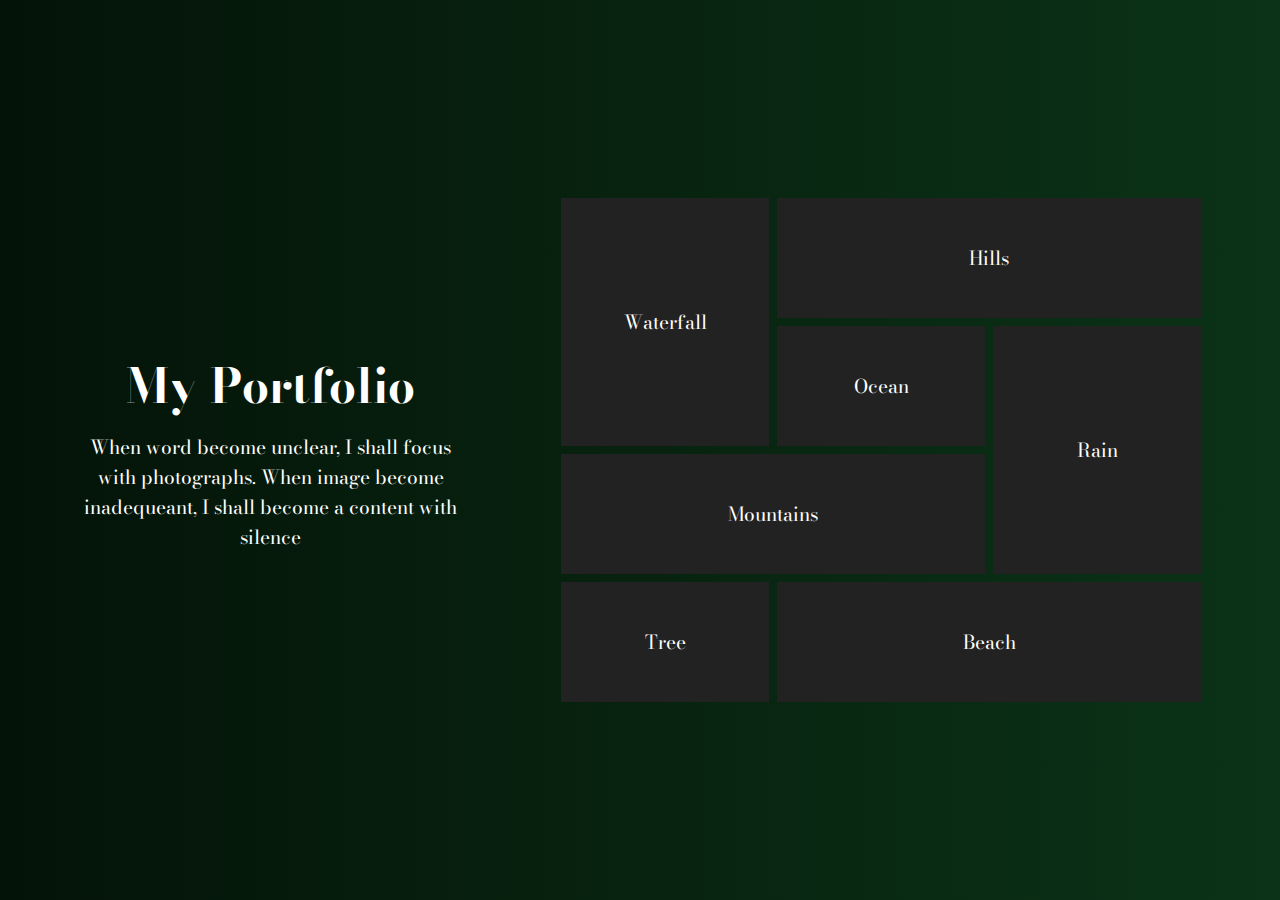
<file: Landing-Page/index.html>
<!DOCTYPE html>
<html lang="en">
<head>
    <meta charset="UTF-8">
    <meta name="viewport" content="width=device-width, initial-scale=1.0">
    <title>Document</title>
    <link rel="stylesheet" href="style.css">
</head>
<body>
    <main class="container">
        <div class="left-section">
            <h1 class="heading">My Portfolio</h1>
            <p class="subheading">When word become unclear, I shall focus with photographs. When image become inadequeant, I shall become a content with silence</p>
        </div>
        <div class="gallery">
            <div class="box row-2" style="background-image: url(https://img.freepik.com/free-photo/vertical-shot-skogafoss-waterfall-iceland-gloomy-day_181624-33322.jpg?t=st=1723112959~exp=1723116559~hmac=5d326b65b06ae6741807e06e4ee6259be834df733f8553227e577c4cda080c27&w=740);">Waterfall</div>
            <div class="box col-2" style="background-image: url(https://img.freepik.com/free-photo/view-mountain-with-dreamy-aesthetic_23-2151700198.jpg?t=st=1723110642~exp=1723114242~hmac=209d4ffd3031edf34dfc7bcb375957665f38c47683ea06d0c9515ec683e3f478&w=1380);">Hills</div>
            <div class="box" style="background-image: url(https://img.freepik.com/free-photo/beautiful-tropical-empty-beach-sea-ocean-with-white-cloud-blue-sky-background_74190-13668.jpg?t=st=1716912281~exp=1716915881~hmac=9367c19e7fc012601afc6e0497ad3807dd94c67cc763465bcb38bd9f11e51309&w=360);">Ocean</div>
            <div class="box row-2" style="background-image: url(https://img.freepik.com/free-photo/beautiful-japanese-forest-scene_23-2151498111.jpg?t=st=1723112850~exp=1723116450~hmac=0b3ff2ebe9740b6293441cc2f1b474445cd862af33e7bc0d23bc759de0a51fdb&w=1380);">Rain</div>
            <div class="box col-2" style="background-image: url(https://img.freepik.com/free-photo/landscape-shot-beautiful-cholatse-mountains-body-water-khumbu-nepal_181624-24825.jpg?t=st=1716912420~exp=1716916020~hmac=c73735d305ac8b5f0a77b9262206c82ed2f4e0571a67bc2deb230828aebd8b00&w=1380);">Mountains</div>
            <div class="box" style="background-image: url(https://img.freepik.com/free-photo/beautiful-japanese-forest-scene_23-2151498135.jpg?t=st=1723112908~exp=1723116508~hmac=1c018cadd3566b8d207a353c1a46bec6fc27b52ee859fdb69bed49bcd36a5353&w=1380);">Tree</div>
            <div class="box col-2" style="background-image: url(https://img.freepik.com/free-photo/nature-landscape-with-beach-view_23-2151682981.jpg?t=st=1723112619~exp=1723116219~hmac=1a6df44b754badd67296261f10f4785d5862857d2f1965b9fb65afb09775efee&w=1380);">Beach</div>
        </div>
    </main>
</body>
</html>
</file>
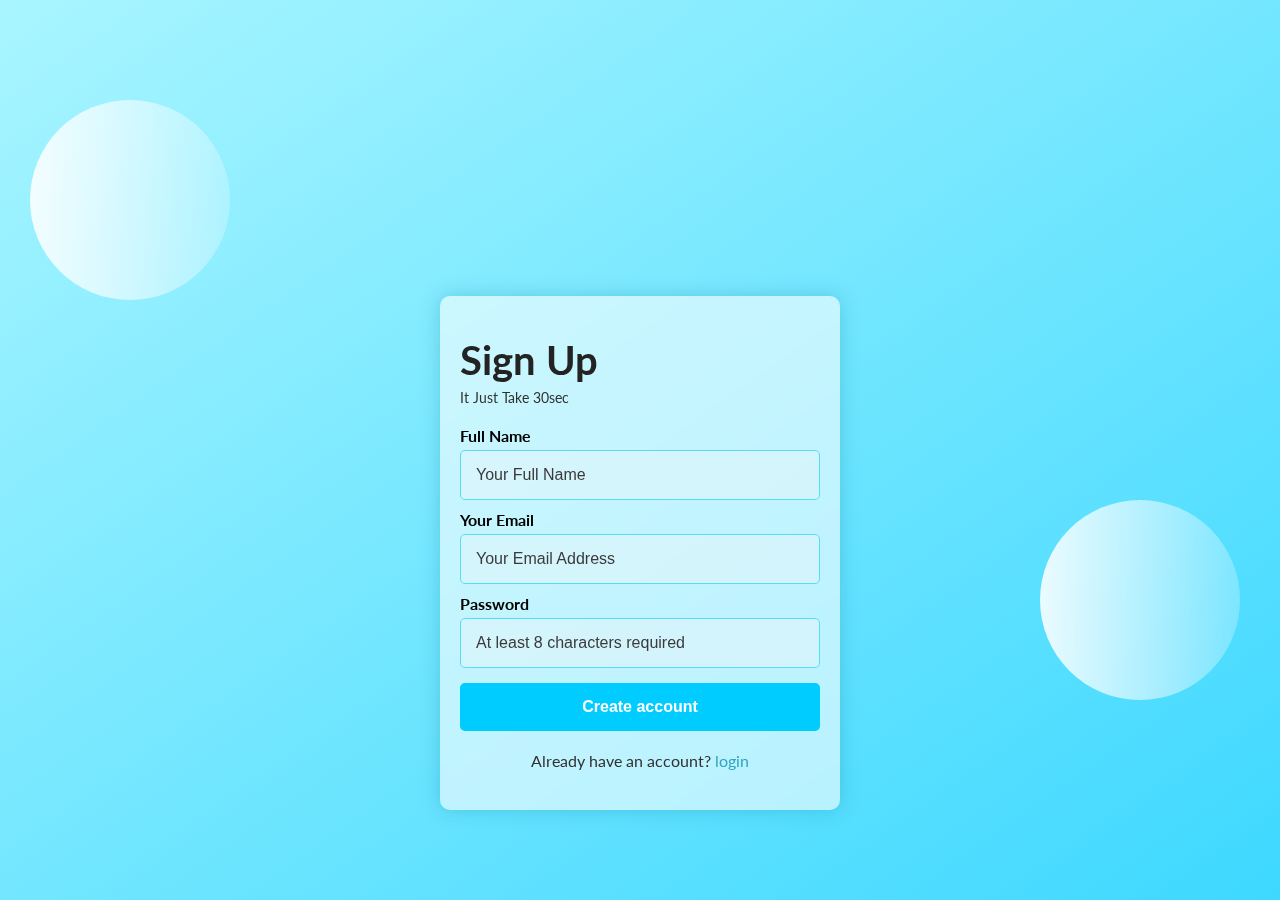
<file: Login-Page/index.html>
<!DOCTYPE html>
<html lang="en">
    <head>
        <meta charset="UTF-8">
        <meta name="viewport" content="width=device-width, initial-scale=1.0">
        <title>login-Page</title>
        <link rel="stylesheet" href="style.css">
    </head>
    <body>
        <div class="outer-box">
            <div class="inner-box">
                <header class="signup-header">
                    <h1>Sign Up</h1>
                    <p>It Just Take 30sec</p>
                </header>
                <main class="signup-body">
                    <form action="#">
                        <p>
                            <label for="fullname">Full Name</label>
                            <input type="text" id="fullname"
                                placeholder="Your Full Name" required>
                        </p>
                        <p>
                            <label for="email">Your Email</label>
                            <input type="email" id="email"
                                placeholder="Your Email Address"
                                required>
                        </p>
                        <p>
                            <label for="password">Password</label>
                            <input type="Password" id="password"
                                placeholder="At least 8 characters required"
                                required>
                        </p>
                        <p>

                            <input type="submit" id="submit"
                                value="Create account">
                        </p>
                    </form>
                </main>
                <footer class="signup-footer">
                    <p>Already have an account? <a href="#">login</a></p>
                </footer>
            </div>
            <div class="circle c1"></div>
            <div class="circle c2"></div>
        </div>
    </body>
</html>
</file>
<file: Landing-Page/style.css>
@import url('https://fonts.googleapis.com/css2?family=Bodoni+Moda:opsz,wght@6..96,400;6..96,900&display=swap');
*{
    margin: 0;
    padding: 0;
    box-sizing: border-box;
}
body{
    font-family: "Bodoni Moda", serif;
    font-size: 1.2rem;
}

.container{
    min-height: 100vh;
    display: flex;
    justify-content: space-evenly;
    align-items: center;
    gap: 20px;
    background: linear-gradient(to right, #041308, #0b3317);
    
}

.left-section{
    flex-basis: 30%;
}

.heading{
    font-size: 3rem;
    color: #ffffff;
   text-align: center;
}
.subheading{
    color: #ffffff;
   text-align: center;
    margin-top: 10px;
}

.gallery{
    flex-basis: 50%;
    display: grid;
    gap: 8px;
    grid-template-columns: repeat(3, 1fr);
    grid-auto-rows: 120px;
}

.box{

    background-position: top;
    background-size: cover;
    display: flex;
    color: white;
    align-items: center;
    justify-content: center;
    background-color: #222;
    background-blend-mode: hard-light;
    transition: all 0.4s ease-out;
    cursor: pointer;
   
}

.box:hover{
    background-color: #1111;
    background-position: center;
    box-shadow: 0 0 4px #fff;
}

.row-2{
    grid-row: span 2;
}

.col-2{
    grid-column: span 2;
}


/* Media querry for max width 1024 */

@media screen and (max-width: 1024px) {
    .container{
       
        flex-direction: column;
        padding: 20px;
    }
    .gallery{
        width: 100%;
        padding-inline: 20px;
        grid-auto-rows: 220px;
    }

    .box{
        grid-row: span 1;
        grid-column: span 3;
    }
}
</file>
<file: Login-Page/style.css>
@import url('https://fonts.googleapis.com/css2?family=Lato:wght@400;700&family=Silkscreen&display=swap');

* {
    margin: 0;
    padding: 0;
    box-sizing: border-box;
}

body {
    font-family: "Lato", sans-serif;

}

.outer-box {
    width: 100vw;
    height: 100vh;
    background: linear-gradient(to top left, #3ed8ff, #a8f5ff);
    display: flex;
    align-items: center;
    justify-content: center;
}

.inner-box {
    width: 400px;
    margin: 0 auto;
    position: relative;
    top: 40%;
    transform: translateY(-50%);
    background-color: #ffffff95;
    padding: 40px 20px;
    border-radius: 10px;
    box-shadow: 0px 0px 20px #00718d41;
    z-index: 2;
    backdrop-filter: blur(5px);
}

.signup-header h1 {
    color: #232323;
    font-size: 2.5rem;
}

.signup-header p {
    color: #313131;
    margin-top: 5px;
    font-size: 0.9rem;
}

.signup-body {
    margin: 20px 0px;

}

.signup-body p {
    margin: 10px 0px;
}

.signup-body p label {
    display: block;
    font-weight: bold;


}

.signup-body p input {
    width: 100%;
    padding: 15px;
    margin-top: 5px;
    border-radius: 5px;
    border: 1px solid #54dbfd;
    font-size: 1rem;
    font-weight: 500;
    background-color: #def4faa9;
    
    
}

.signup-body p input[type="submit"] {
    background-color: #00ccff;
    border: none;
    color: #ffffff;
    font-weight: 600;
    cursor: pointer;
}
.signup-body p input[type="submit"]:hover{
    background-color: #00b9e8;
    
}
.signup-body p input::placeholder {
    color: #3b3b3b; 
}

.signup-footer {
    text-align: center;
}

.signup-footer p {
    font-size: 1rem;
    color: #313131;
}
.signup-footer p a{
    color: #34a4c0;
    text-decoration: none;
    font-size: 1rem;
}
.circle{
    height: 200px;
    width: 200px;
    border-radius: 100px;
    background: linear-gradient(to left , #ffffff40, #ffffffdf);
    position: absolute;
}
.c1{
    top: 100px;
    left: 30px;
}
.c2{
    bottom: 200px;
    right: 40px;
}
</file>
